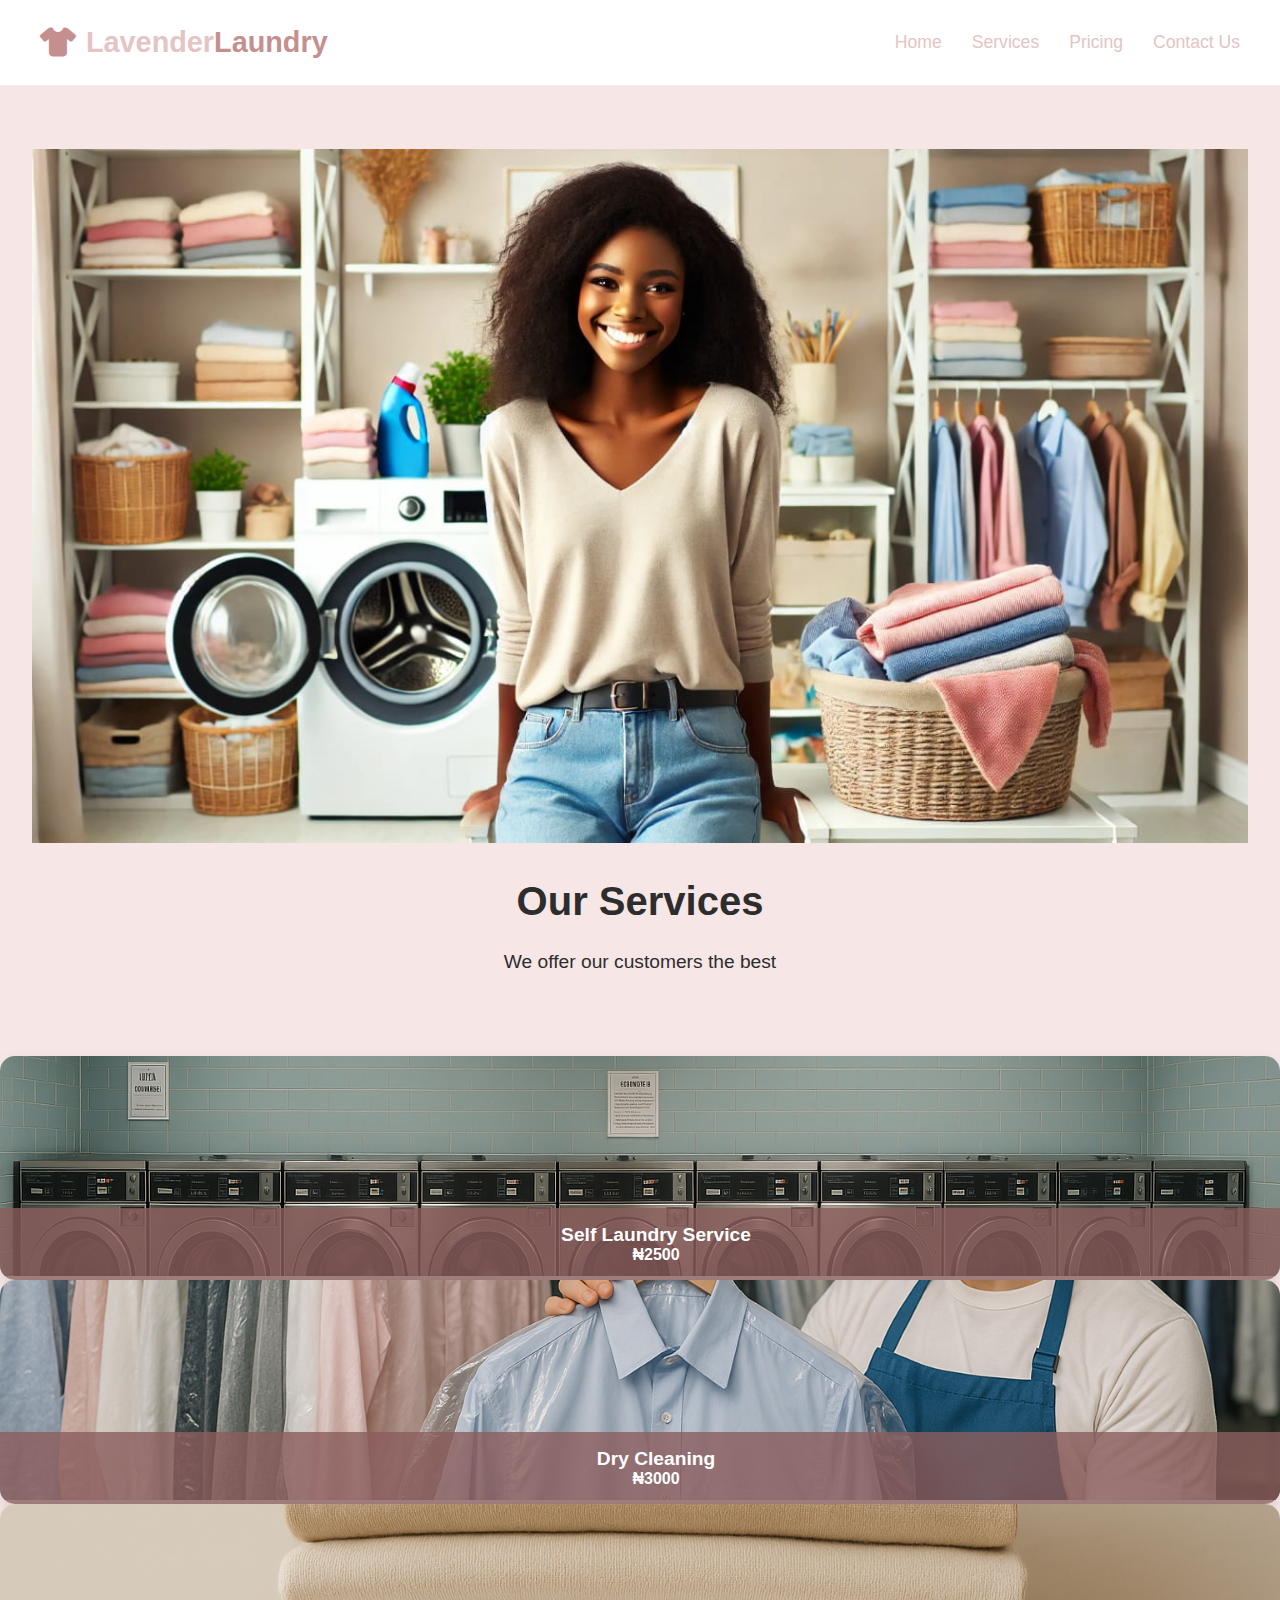
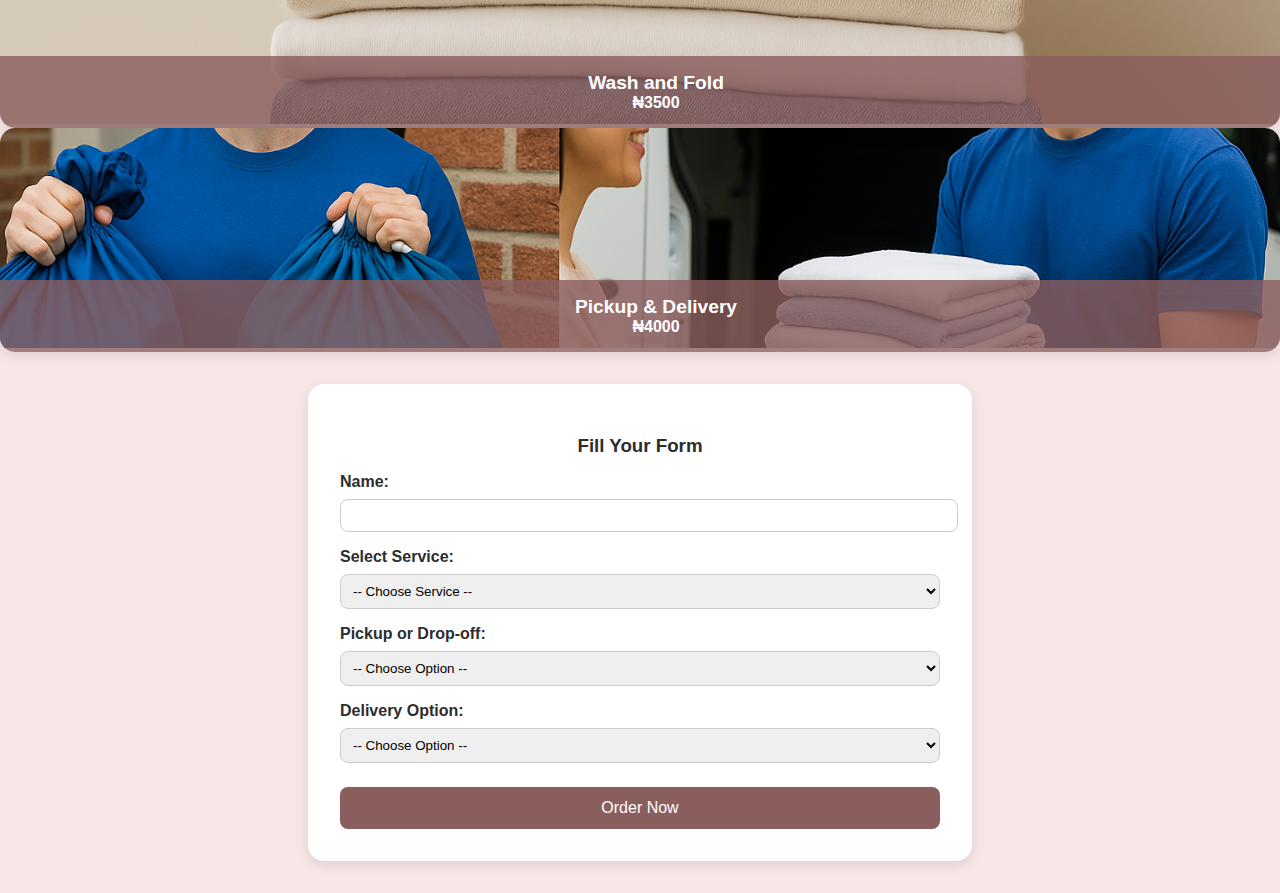
<file: Laundry Service website/html/order - services.html>
<!DOCTYPE html>
<html lang="en">
<head>
    <meta charset="UTF-8">
    <meta name="viewport" content="width=device-width, initial-scale=1.0">
    <link rel="stylesheet" href="https://cdnjs.cloudflare.com/ajax/libs/font-awesome/6.1.1/css/all.min.css">
    <link rel="stylesheet" href="../css/order - services.css">
    <title>Place Your Order | Lavender</title>
</head>
<body>
    <!-- Header with Navigation -->
    <header>
        <nav class="navbar">
            <a href="./index.html" class="logo"><i class="fas fa-tshirt"></i> Lavender <span> Laundry</span></a>
            <ul class="nav-links">
                <li><a href="./index.html">Home</a></li>
                <li><a href="#">Services</a></li>
                <li><a href="#">Pricing</a></li>
                <li><a href="contact-us.html">Contact Us</a></li>
            </ul>
        </nav>
    </header>

<!-- Hero Section with Image -->
<section class="hero">
    <div class="hero-image">
        <img src="../images/me.jpg" alt="Laundry Mart Facilities">
    </div>
    <div class="hero-content">
        <h1>Our Services</h1>
        <p>We offer our customers the best</p>
    </div>
</section>

<!-- Service Items -->
<section>
    <div class="service-item">
        <img src="../images/self-service.png" alt="Self Laundry">
        <div class="service-text">
            <h3>Self Laundry Service</h3>
            <p>₦2500</p>
        </div>
    </div>

    <div class="service-item">
        <img src="../images/dryc.png" alt="Dry Cleaning">
        <div class="service-text">
            <h3>Dry Cleaning</h3>
            <p>₦3000</p>
        </div>
    </div>

    <div class="service-item">
        <img src="../images/wash and fold.png" alt="Wash and Fold">
        <div class="service-text">
            <h3>Wash and Fold</h3>
            <p>₦3500</p>
        </div>
    </div>

    <div class="service-item">
        <img src="../images/p&d.png" alt="Pickup and Delivery">
        <div class="service-text">
            <h3>Pickup & Delivery</h3>
            <p>₦4000</p>
        </div>
    </div>
</section>

<!-- Order Form -->
<form id="service-form">
    <h3>Fill Your Form</h3>
    <label for="name">Name:</label>
    <input type="text" id="name" required />

    <label for="service">Select Service:</label>
    <select id="service" required>
        <option value="">-- Choose Service --</option>
        <option value="Washing and Folding">Washing and Folding</option>
        <option value="Self Service">Self Service</option>
        <option value="Dry Cleaning">Dry Cleaning</option>
        <option value="Ironing">Ironing</option>
    </select>

    <label for="pickup">Pickup or Drop-off:</label>
    <select id="pickup" required>
        <option value="">-- Choose Option --</option>
        <option value="Drop off">I'll drop the clothes</option>
        <option value="Pickup">Come pick them up</option>
    </select>

    <label for="delivery">Delivery Option:</label>
    <select id="delivery" required>
        <option value="">-- Choose Option --</option>
        <option value="Deliver">Deliver to me</option>
        <option value="Pickup Myself">I'll pick them up myself</option>
    </select>

    <button type="submit">Order Now</button>
</form>

<!-- Receipt Section -->
<div id="receipt" style="display:none;">
    <h3>Receipt</h3>
    <ul id="receipt-list"></ul>
    <p id="total-cost"></p>
</div>

<script src="../js/order - services.js"></script>
</body>
</html>
</file>
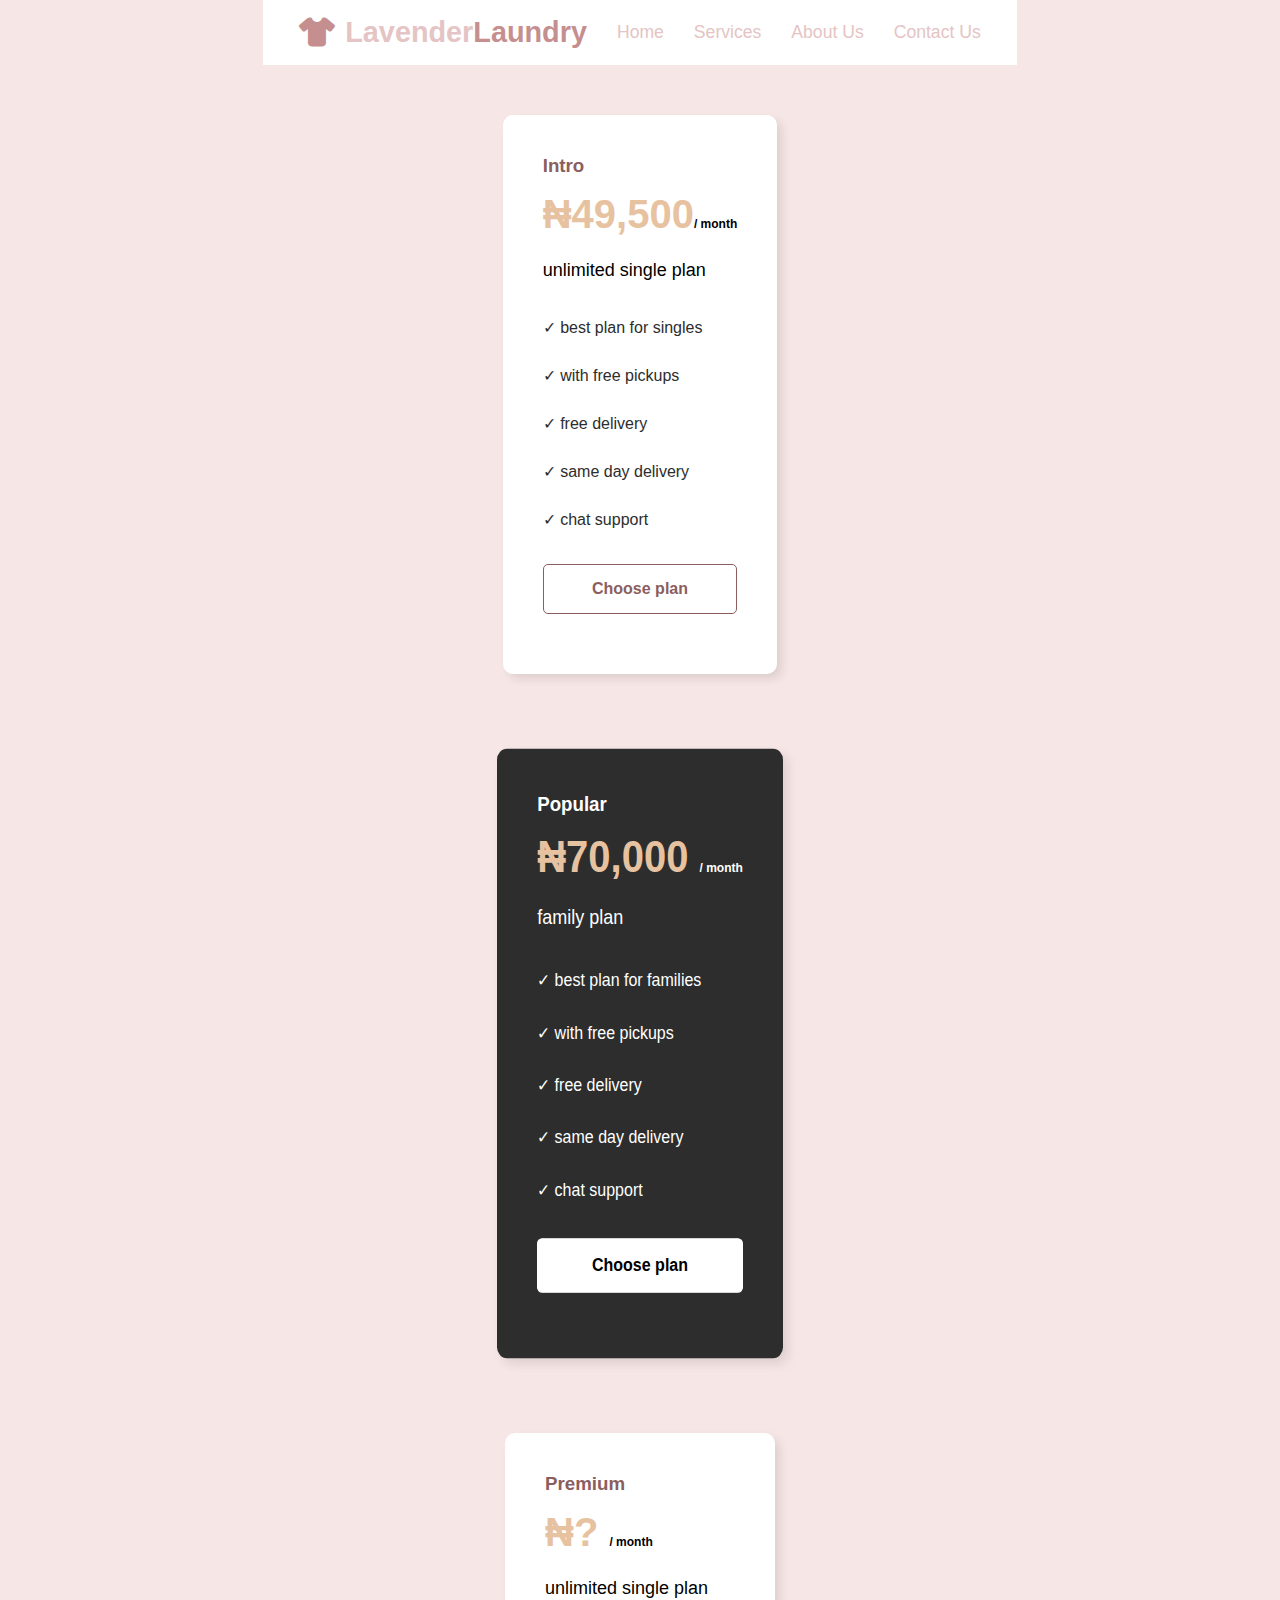
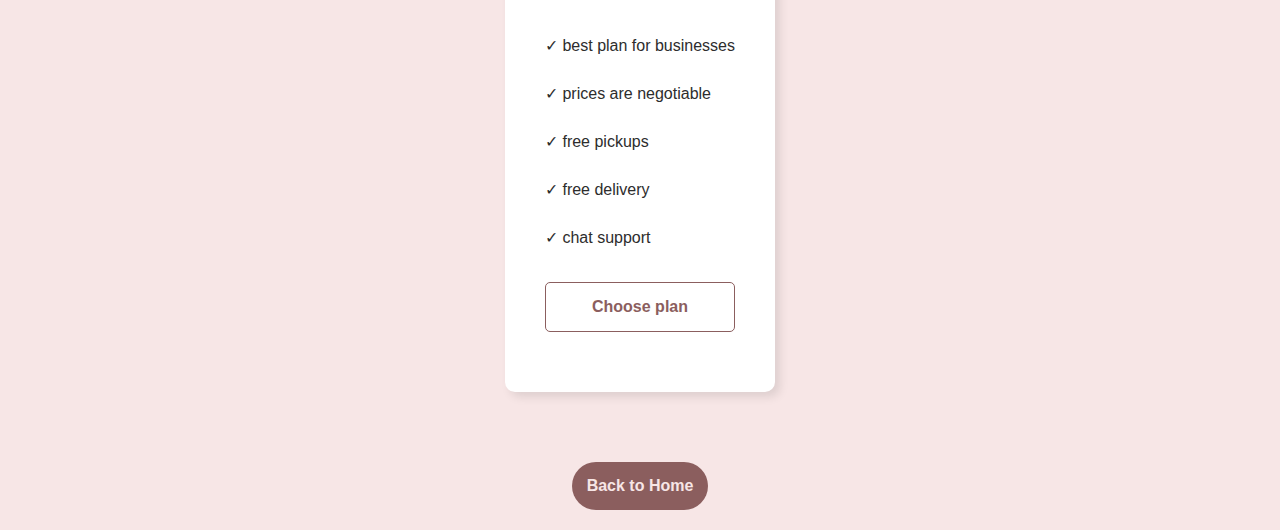
<file: Laundry Service website/html/pricing.html>
<!DOCTYPE html>
<html lang="en">
<head>
    <meta charset="UTF-8">
    <meta name="viewport" content="width=device-width, initial-scale=1.0">
    <title>Pricing</title>
    <link rel="stylesheet" href="../css/pricing.css">
    <link rel="stylesheet" href="https://cdnjs.cloudflare.com/ajax/libs/font-awesome/6.5.0/css/all.min.css">

</head>
<body>
        <!-- Header with Navigation -->
        <header>
            <nav class="navbar">
                <a href="./index.html" class="logo"><i class="fas fa-tshirt"></i> Lavender <span> Laundry</span></a>
                <ul class="nav-links">
                    <li><a href="./index.html">Home</a></li>
                    <li><a href="./order.html">Services</a></li>
                    <li><a href="./about.html">About Us</a></li>
                    <li><a href="./contact-us.html">Contact Us</a></li>
                </ul>
                <div class="menu-toggle" id="mobile-menu">
                    <i class="fas fa-bars"></i>
                </div>
            </nav>
        </header>
    <div class="wrapper">
        <div class="card">
            <h3>Intro</h3>
            <h1>₦49,500<span>/ month</span></h1>
            <p>unlimited single plan</p>
            <ul>
                <li><span>&#10003;</span> best plan for singles</li>
                <li><span>&#10003;</span> with free pickups</li>
                <li><span>&#10003;</span> free delivery</li>
                <li><span>&#10003;</span> same day delivery</li>
                <li><span>&#10003;</span> chat support</li>

            </ul>
            <a href="#">Choose plan</a>
        </div>
    </div>

    <div class="wrapper" >
        <div class="card active">
        <h3>Popular</h3>
        <h1>₦70,000 <span>/ month</span></h1>
        <p>family plan</p>
        <ul>
            <li><span>&#10003;</span> best plan for families</li>
            <li><span>&#10003;</span> with free pickups</li>
            <li><span>&#10003;</span> free delivery</li>
            <li><span>&#10003;</span> same day delivery</li>
            <li><span>&#10003;</span> chat support</li>

        </ul>
        <a href="#">Choose plan</a>
        </div>
    </div>

<div class="wrapper" > 
    <div class="card">
        <h3>Premium</h3>
        <h1>₦? <span>/ month</span></h1>
        <p>unlimited single plan</p>
        <ul>
            <li><span>&#10003;</span> best plan for businesses</li>
            <li><span>&#10003;</span> prices are negotiable</li>
            <li><span>&#10003;</span> free pickups</li>
            <li><span>&#10003;</span> free delivery</li>
            <li><span>&#10003;</span> chat support</li>
        </ul>
        <a href="#">Choose plan</a>
    </div>
</div>

<a class="btn" href="./index.html">Back to Home</a>
</body>
</html>
</file>
<file: Laundry Service website/css/order - services.css>
/* Define color variables for easy reuse across the site */
:root {
    --primary-color: #C68F8F; /* Muted Rose */
    --secondary-color: #E4C4C4; /* Soft Blush */
    --accent-color: #8B5E5E; /* Deep Mauve */
    --background-color: #F7E6E6; /* Pale Pink */
    --text-color: #2D2D2D; /* Dark Charcoal */
}

/* Body styling */
body {
    font-family: 'Segoe UI', sans-serif; /* Sets the font for the body */
    background-color: var(--background-color); /* Uses background color variable */
    color: var(--text-color); /* Sets the text color */
    margin: 0;
    padding: 0;
}

/* Header bar styles */
header {
    background-color: white;
    padding: 1rem;
    position: sticky;
    top: 0;
    box-shadow: var(--box-shadow); /* Define this if used */
    z-index: 100;
}

/* Navbar layout */
.navbar {
    display: flex;
    justify-content: space-between;
    align-items: center;
    max-width: 1200px;
    margin: 0 auto;
    padding: 0 20px;
}

/* Logo styling */
.logo {
    font-size: 1.8rem;
    font-weight: 700;
    color: var(--secondary-color);
    text-decoration: none;
    display: flex;
    align-items: center;
}

.logo i {
    color: var(--primary-color);
    margin-right: 10px;
}

.logo span {
    color: var(--primary-color);
}

/* Navigation links */
.nav-links {
    display: flex;
    list-style: none;
}

.nav-links li {
    margin-left: 30px;
}

.nav-links a {
    text-decoration: none;
    color: var(--secondary-color);
    font-weight: 500;
    font-size: 1.1rem;
}

.nav-links a:hover {
    color: var(--primary-color);
}

/* Hamburger menu for small screens */
.menu-toggle {
    display: none;
    cursor: pointer;
    font-size: 1.5rem;
    color: var(--secondary-color);
}

/* Hero Section styling */
.hero {
    position: relative;
    text-align: center; /* Centers the text inside the hero section */
    padding: 4rem 2rem; /* Adds padding inside the hero section */
}

/* Hero image styling */
.hero-image img {
    width: 100%; /* Makes the image responsive */
    height: auto; /* Maintains aspect ratio */
}

/* Hero content styling for the heading */
.hero-content h1 {
    margin-top: 2rem; /* Adds top margin */
    font-size: 2.5rem; /* Sets font size */
}

/* Hero content styling for paragraph */
.hero-content p {
    font-size: 1.2rem; /* Sets font size for the paragraph */
    margin-top: 0.5rem; /* Adds margin above the paragraph */
}

/* Service Grid layout */
.service-grid {
    display: grid; /* Enables grid layout */
    grid-template-columns: repeat(2, 1fr); /* Creates two equal-width columns */
    gap: 2rem; /* Adds space between grid items */
    padding: 2rem; /* Adds padding inside the grid container */
}

/* Service item styling */
.service-item {
    position: relative; /* Positions the text content inside each service block */
    overflow: hidden; /* Prevents content from overflowing */
    border-radius: 15px; /* Rounds the corners */
    box-shadow: 0 4px 12px rgba(0, 0, 0, 0.1); /* Adds a shadow effect */
    background-color: white; /* Sets background color to white */
    transition: transform 0.3s ease; /* Adds smooth hover animation */
    cursor: pointer; /* Changes cursor on hover */
}

/* Hover effect for service items */
.service-item:hover {
    transform: translateY(-5px); /* Moves the item upwards on hover */
}

/* Service image styling */
.service-item img {
    width: 100%; /* Makes the image responsive */
    height: 220px; /* Fixes the image height */
    object-fit: cover; /* Ensures the image covers the area without stretching */
}

/* Styling for the text inside each service item */
.service-text {
    position: absolute; /* Positions the text at the bottom */
    bottom: 0;
    background: rgba(139, 94, 94, 0.8); /* Semi-transparent background */
    color: white; /* Sets text color to white */
    width: 100%;
    padding: 1rem; /* Adds padding around the text */
    text-align: center; /* Centers the text */
}

/* Heading inside service text */
.service-text h3 {
    margin: 0; /* Removes margin */
    font-size: 1.2rem; /* Sets font size */
}

/* Paragraph inside service text */
.service-text p {
    margin: 0; /* Removes margin */
    font-weight: bold; /* Makes the text bold */
}

/* Form section styling */
form {
    background-color: white; /* Sets background color for the form */
    padding: 2rem; /* Adds padding inside the form */
    border-radius: 16px; /* Rounds the corners */
    box-shadow: 0 4px 12px rgba(0, 0, 0, 0.1); /* Adds shadow around the form */
    margin: 2rem auto; /* Centers the form horizontally */
    max-width: 600px; /* Limits form width */
}

/* Form heading styling */
form h3 {
    text-align: center; /* Centers the heading */
    margin-bottom: 1rem; /* Adds space below the heading */
}

/* Label styling inside the form */
form label {
    display: block; /* Makes label display as block element */
    margin-top: 1rem; /* Adds top margin */
    font-weight: bold; /* Makes label text bold */
}

/* Input and select styling inside the form */
form input, form select {
    width: 100%; /* Makes input and select fields take up full width */
    padding: 0.5rem; /* Adds padding inside the fields */
    border-radius: 8px; /* Rounds the corners */
    border: 1px solid #ccc; /* Adds a border with light gray color */
    margin-top: 0.5rem; /* Adds margin above the fields */
}

/* Button styling inside the form */
form button {
    background-color: var(--accent-color); /* Uses accent color for the button */
    color: white; /* Sets text color to white */
    border: none; /* Removes border */
    padding: 0.75rem 2rem; /* Adds padding inside the button */
    margin-top: 1.5rem; /* Adds margin above the button */
    border-radius: 8px; /* Rounds the corners */
    font-size: 1rem; /* Sets font size */
    cursor: pointer; /* Changes cursor to pointer */
    display: block; /* Makes the button a block-level element */
    width: 100%; /* Makes the button take up the full width */
}

/* Button hover effect */
form button:hover {
    background-color: #6a4242; /* Changes button color on hover */
}

/* Receipt section styling */
#receipt {
    display: none; /* Hides the receipt by default */
    margin-top: 2rem; /* Adds top margin */
    background-color: white; /* Sets background color */
    padding: 2rem; /* Adds padding inside the receipt */
    border-radius: 16px; /* Rounds the corners */
    box-shadow: 0 4px 12px rgba(0, 0, 0, 0.1); /* Adds shadow around the receipt */
}

/* Receipt heading styling */
#receipt h3 {
    text-align: center; /* Centers the heading */
}

/* Styling for the list inside the receipt */
#receipt ul {
    list-style: none; /* Removes default list style */
    padding: 0; /* Removes padding */
}

/* Styling for each item in the receipt list */
#receipt li {
    padding: 0.5rem 0; /* Adds padding inside each list item */
    border-bottom: 1px solid #ddd; /* Adds a bottom border for each item */
}

@media (max-width: 768px) {
    .menu-toggle {
        display: block;
    }

    .nav-links {
        position: fixed;
        top: 70px;
        left: -100%;
        flex-direction: column;
        background-color: white;
        width: 100%;
        box-shadow: 0 10px 15px rgba(0, 0, 0, 0.1);
        padding: 20px 0;
        z-index: 99;
    }

    .nav-links.active {
        left: 0;
    }

    .nav-links li {
        margin: 15px 0;
        text-align: center;
    }
}
</file>
<file: Laundry Service website/css/pricing.css>
:root {
    --primary-color: #C68F8F; /* Muted Rose */
    --secondary-color: #E4C4C4; /* Soft Blush */
    --accent-color: #8B5E5E; /* Deep Mauve */
    --background-color: #F7E6E6; /* Pale Pink */
    --text-color: #2D2D2D; /* Dark Charcoal */
}

* {
    padding: 0;
    margin: 0;
    box-sizing: border-box;
}

body {
    background-color: var(--background-color);
    display: flex;
    flex-direction: column;
    align-items: center;
    min-height: 100vh;
    font-family: sans-serif;
    color: var(--text-color);
}

header {
    background-color: white;
    padding: 1rem;
    position: sticky;
    top: 0;
    box-shadow: var(--box-shadow);
    z-index: 100;
}

.navbar {
    display: flex;
    justify-content: space-between;
    align-items: center;
    max-width: 1200px;
    margin: 0 auto;
    padding: 0 20px;
}

.logo {
    font-size: 1.8rem;
    font-weight: 700;
    color: var(--secondary-color);
    text-decoration: none;
    display: flex;
    align-items: center;
}

.logo i {
    color: var(--primary-color);
    margin-right: 10px;
}

.logo span {
    color: var(--primary-color);
}

.nav-links {
    display: flex;
    list-style: none;
}

.nav-links li {
    margin-left: 30px;
}

.nav-links a {
    text-decoration: none;
    color: var(--secondary-color);
    font-weight: 500;
    font-size: 1.1rem;
}

.nav-links a:hover {
    color: var(--primary-color);
}

/* Menu Toggle Icon */
.menu-toggle {
display: none;  /* Hidden by default */
    cursor: pointer;
    font-size: 1.8rem;  /* Ensure it's large enough to see */
    color: var(--secondary-color);  /* Or any color that contrasts with the background */
    padding: 10px;  /* Add some space around the icon */
    border: none;
    background-color: transparent;  /* Ensure no background */
}

.wrapper {
    display: flex;
    justify-content: center;
    align-items: center;
    color: rgba(0, 0, 0, 0.7);
    flex-wrap: wrap;
    padding: 20px;
}

.wrapper .card {
    max-width: 300px;
    background-color: white;
    padding: 40px;
    margin: 30px 15px;
    border-radius: 10px;
    box-shadow: 5px 5px 10px rgba(0,0,0,0.1);
    transition: transform 0.3s, box-shadow 0.3s;
}

.wrapper .card.active {
    background-color: var(--text-color);
    transform: scale(1, 1.09);
}

.wrapper .card.active h1 span{
    color: white;
}

.wrapper .card.active li, .wrapper .card.active p{
    color: white;
}

.wrapper .card h3 {
    margin-bottom: 15px;
    color: var(--accent-color);
}

.wrapper .card.active h3 {
    color: white;
}

.wrapper .card.active a{
    margin: 20px 0;
    text-align: center;
    display: block;
    text-decoration: none;
    border: 1px solid white;
    color: black;
    padding: 15px;
    font-weight: bold;
    transition: 0.4s;
    border-radius: 5px;
}

.wrapper .card h1 {
    margin-bottom: 10px;
    color: rgb(231, 194, 160);
    font-size: 2.5em;
}

.wrapper .card h1 span {
    font-size: 12px;
    color: rgba(0, 0, 0, 1);
}

.wrapper .card p {
    margin: 20px 0;
    color: rgba(0, 0, 0, 1);
    font-size: large;
    line-height: 1.5;
}

.wrapper .card ul {
    list-style: none;
}

.wrapper .card ul li {
    line-height: 3;
    color: var(--text-color);
}

.wrapper .card ul li i {
    margin-right: 10px;
    color: var(--accent-color);
}

.wrapper .card a {
    margin: 20px 0;
    text-align: center;
    display: block;
    text-decoration: none;
    border: 1px solid var(--accent-color);
    background-color: white;
    color: var(--accent-color);
    padding: 15px;
    font-weight: bold;
    transition: 0.4s;
    border-radius: 5px;
}

.wrapper .card a:hover {
    background-color: var(--text-color);
    color: white;
}

/* Media Query for Small Screens */
@media (max-width: 768px) {
    .menu-toggle {
    display: block;  /* Show the icon on small screens */
    }

  /* Navigation Links */
    .nav-links {
    display: none;  /* Hide links by default */
    flex-direction: column;
    background-color: white;
    position: absolute;
    top: 100%;
    right: 0;
    width: 100%;  /* Adjust to the width of the screen */
    padding: 1rem;
    box-shadow: 0 4px 6px rgba(0, 0, 0, 0.1);
    z-index: 100;  /* Ensure it’s above other content */
    border-radius: 8px;
    }

  /* Show the links when the menu toggle is clicked */
    .nav-links.active {
    display: flex;
    }

    .nav-links a {
    padding: 10px 0;  /* Space out the links */
    font-size: 1.2rem;
    color: var(--secondary-color);
    text-align: center;  /* Center text */
    }

    .nav-links a:hover {
    color: var(--primary-color);  /* Adjust hover color */
    }

    .wrapper {
        flex-direction: column;
        align-items: stretch;
    }

    .wrapper .card {
        max-width: 90%;
        margin: 20px auto;
    }
}

.btn{
    position: relative;
    margin: 20px 0;
    text-align: center;
    display: block;
    text-decoration: none;
    background-color: var(--accent-color);
    color: var(--background-color);
    padding: 15px;
    font-weight: bold;
    transition: 0.4s;
    border-radius: 30px;
}

.btn:hover{
    background-color: var(--primary-color);
    color: var(--background-color);
    transform: translateY(-3px);;
    box-shadow: var(--accent-color);
}
</file>
